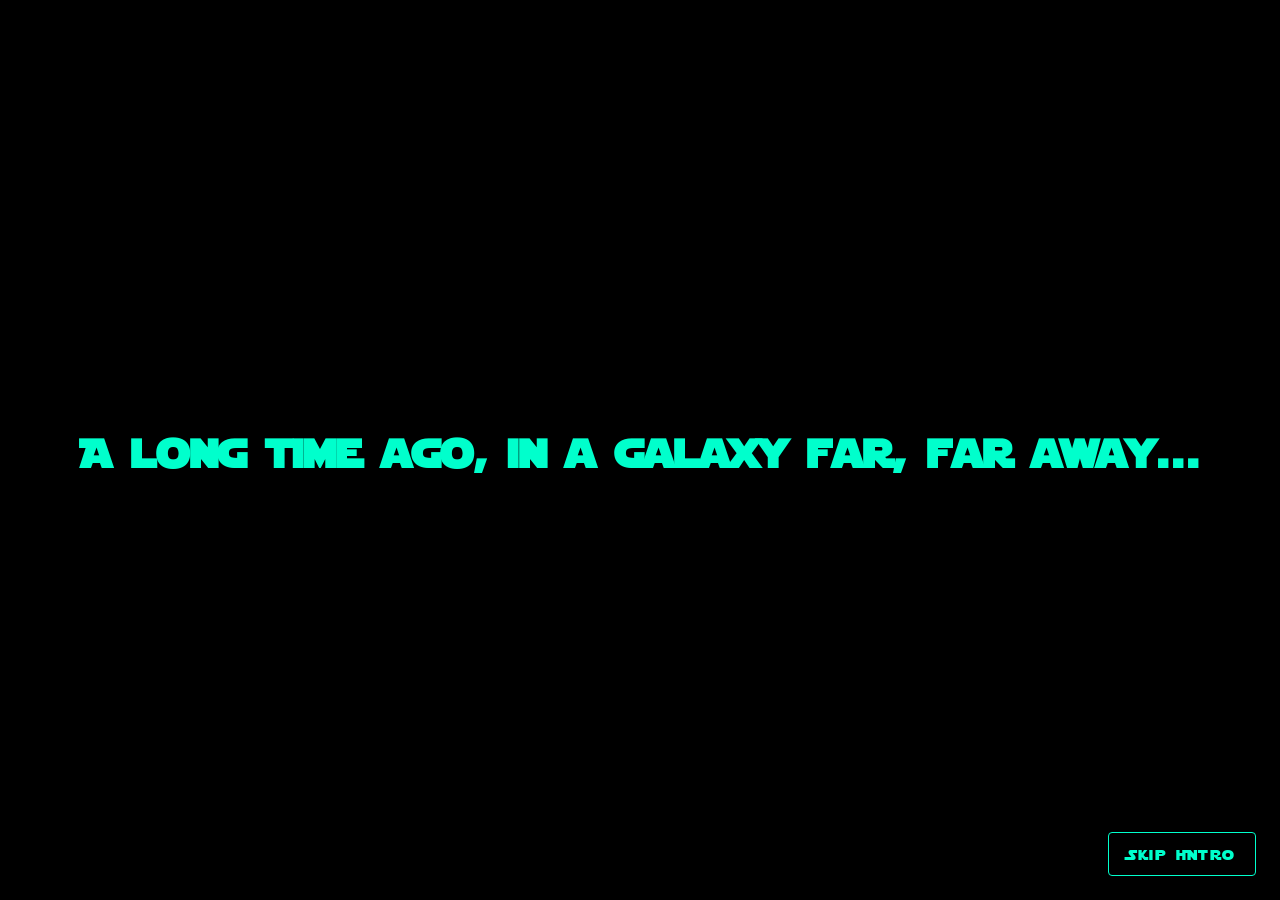
<file: index.html>
<!DOCTYPE html>
<html lang="eng">
<head>
    <meta charset="UTF-8">
    <meta name="viewport" content="width=device-width, initial-scale=1.0">
    <title>Intro</title>
    <link rel="stylesheet" href="style.css">
    <script src="script.js" defer></script>
</head>
<body>
    <canvas id="stars"></canvas>
    <button id="skipIntro" type="button">Skip Intro</button>
    <div class="Phase1">
        <h1 id="Phase1Title">A long time ago, in a galaxy far, far away...</h1>
    </div>

    <div class="Phase2">
        <h1 id="Phase2Title">STAR WARS</h1>
    </div>

    <div class="Phase3">
        <div class="crawl-wrapper">
            <div class="crawl">
                <h1>Episode I</h1>
                <h2>THE LAST SITH LORD</h2>
                <p>Welcome to the Portfolio of TheGeekedNerd — CS final year. Occasionally sleeps.</p>
                <br>
                <p>Off-screen: gaming, discovering new music, disappearing into movies and TV shows, nerding out over tech and gadgets, and getting lost in comics, anime, or solving some puzzles.</p>
                <br>
                <p>Browse around, explore the projects, and see what this nerd has been up to. May the dark side of the Force be with you. </p>
                <br>
                <p>Hopefully I will be able to persuade you to join the Dark Side!</p>
            </div>
        </div>
    </div>

</body>
</html>
</file>
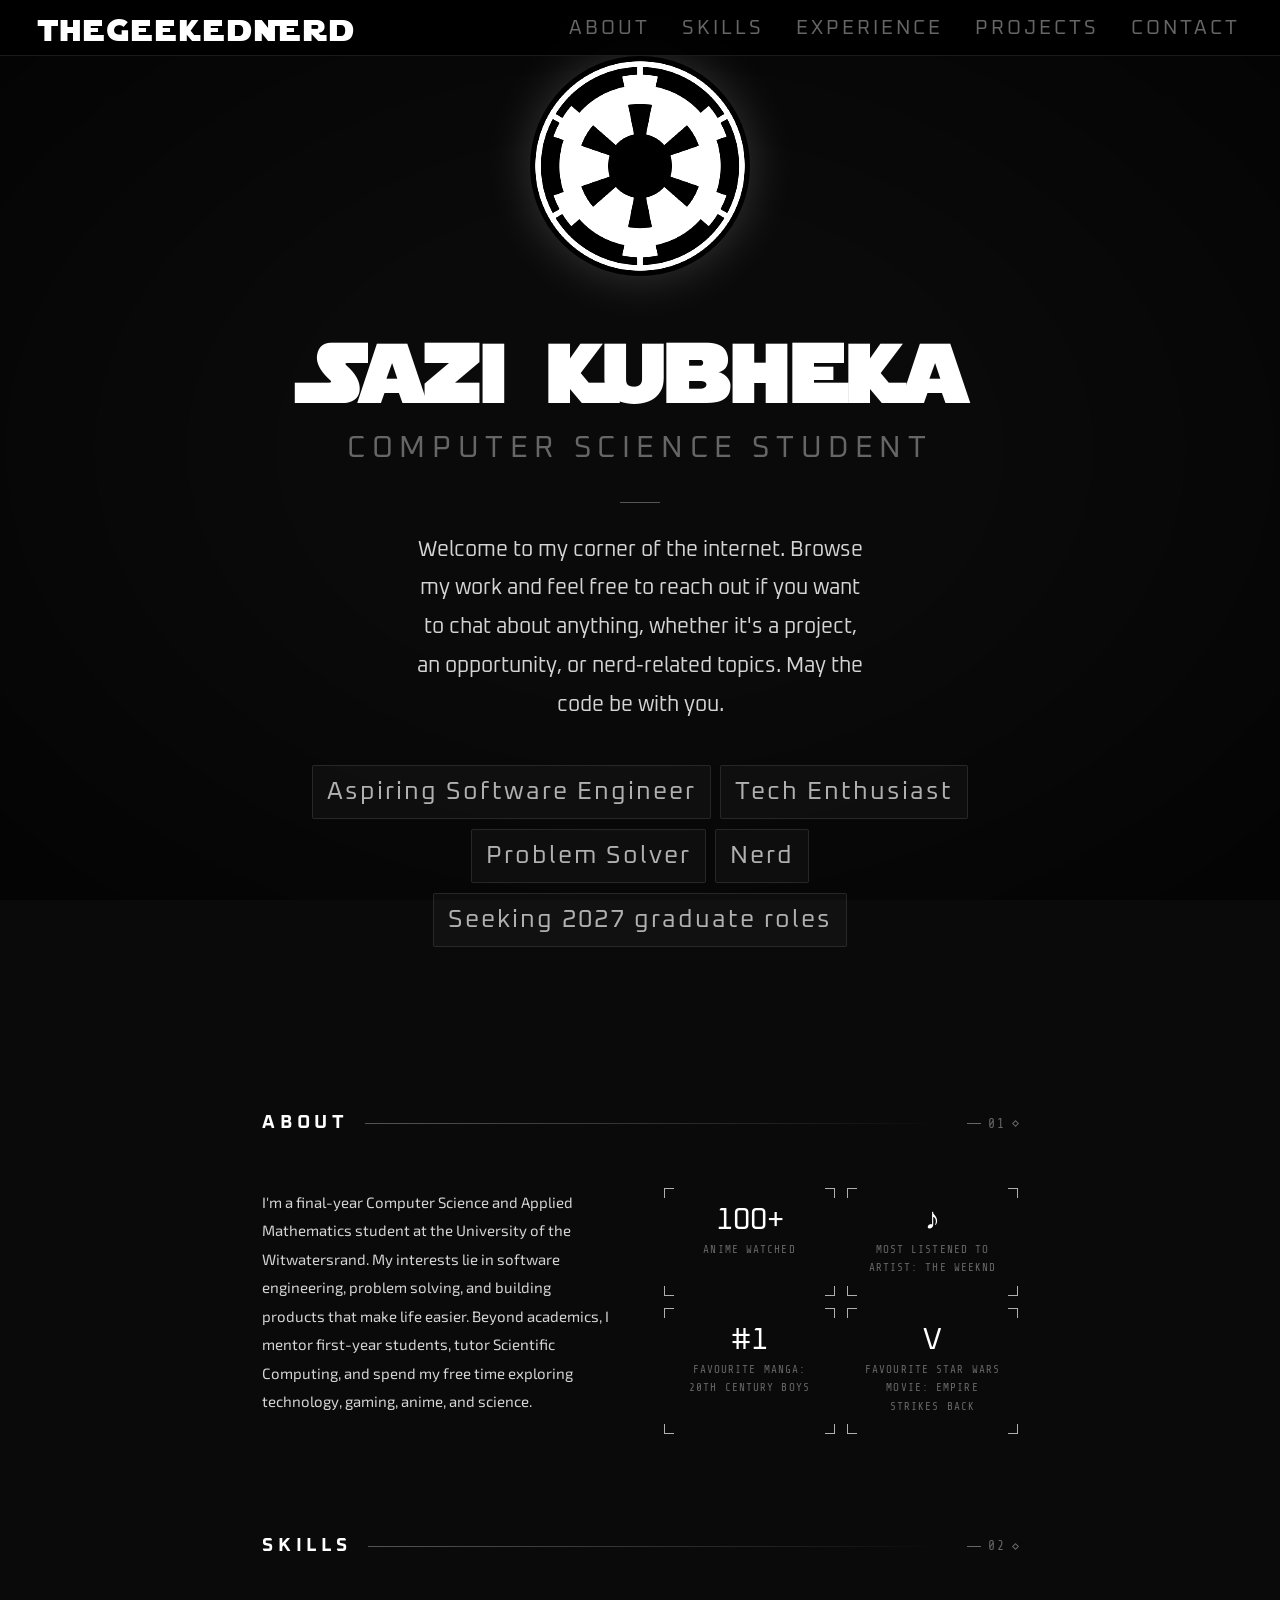
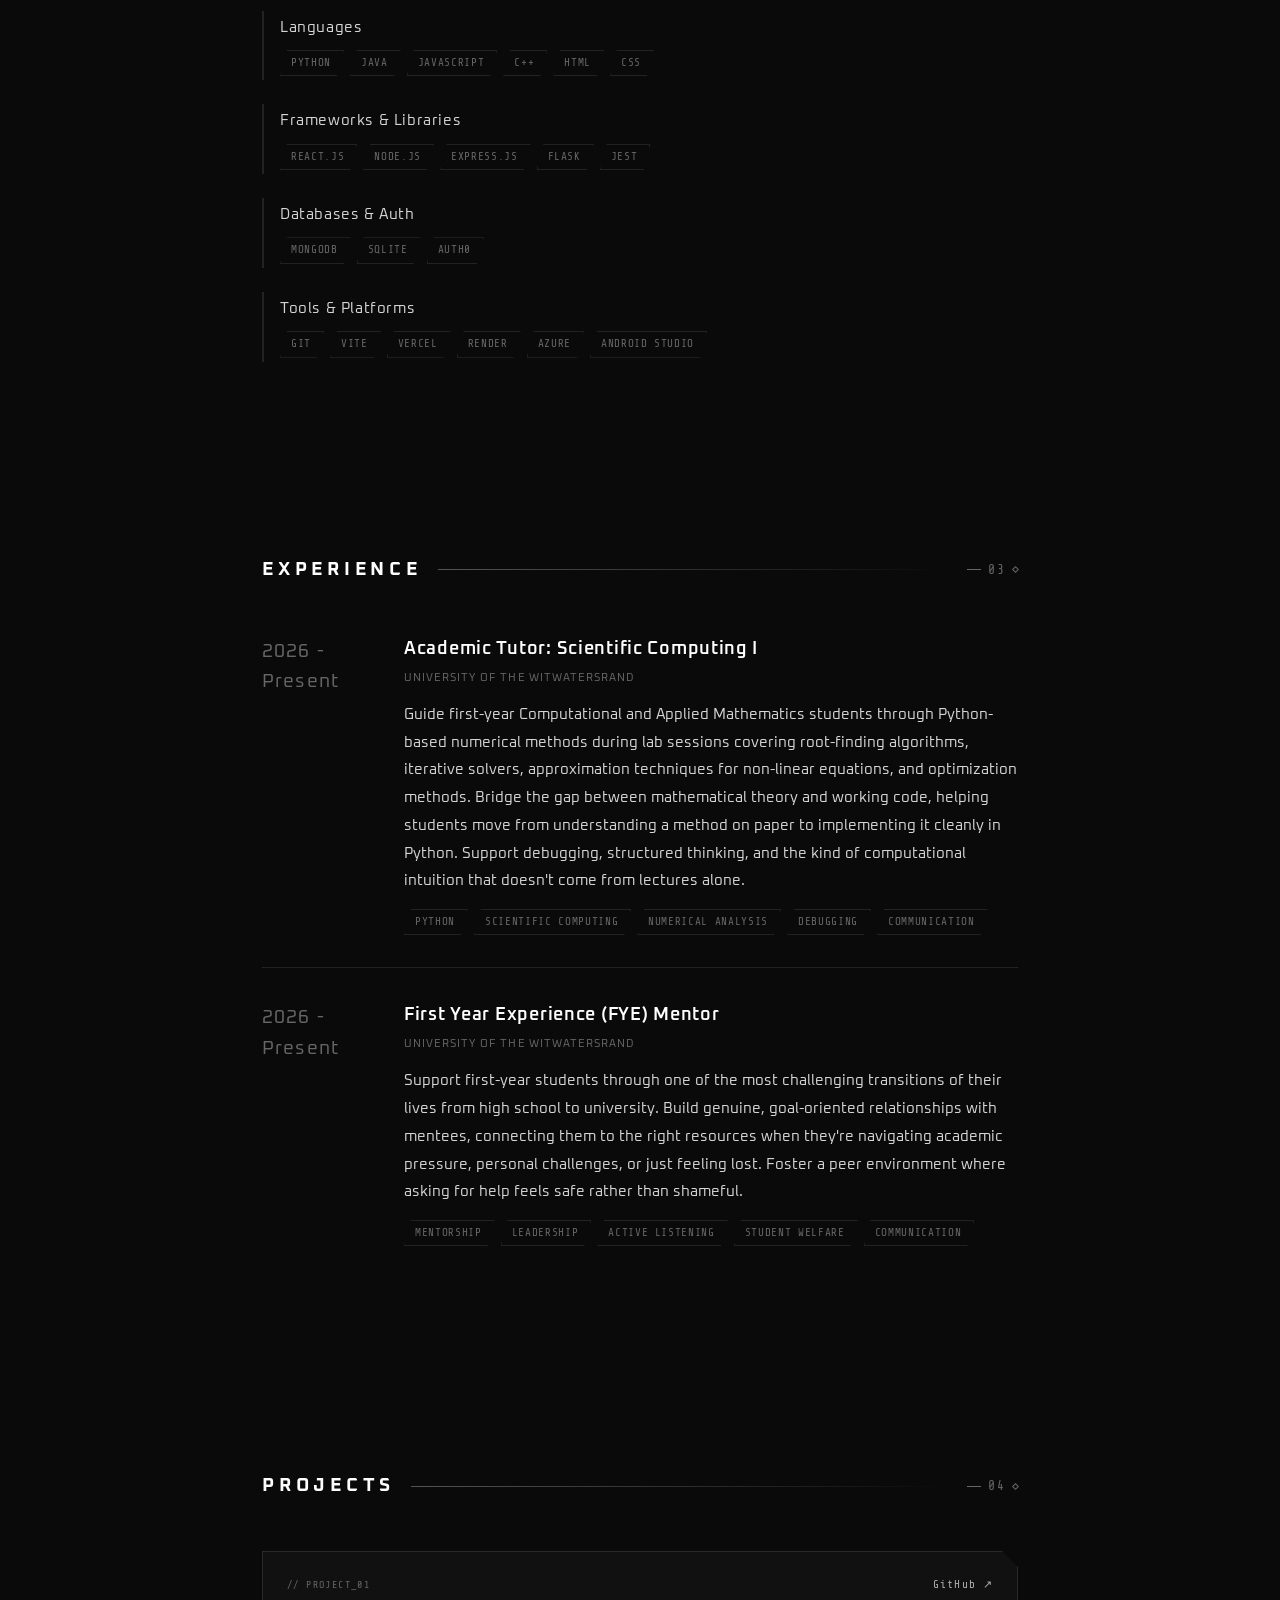
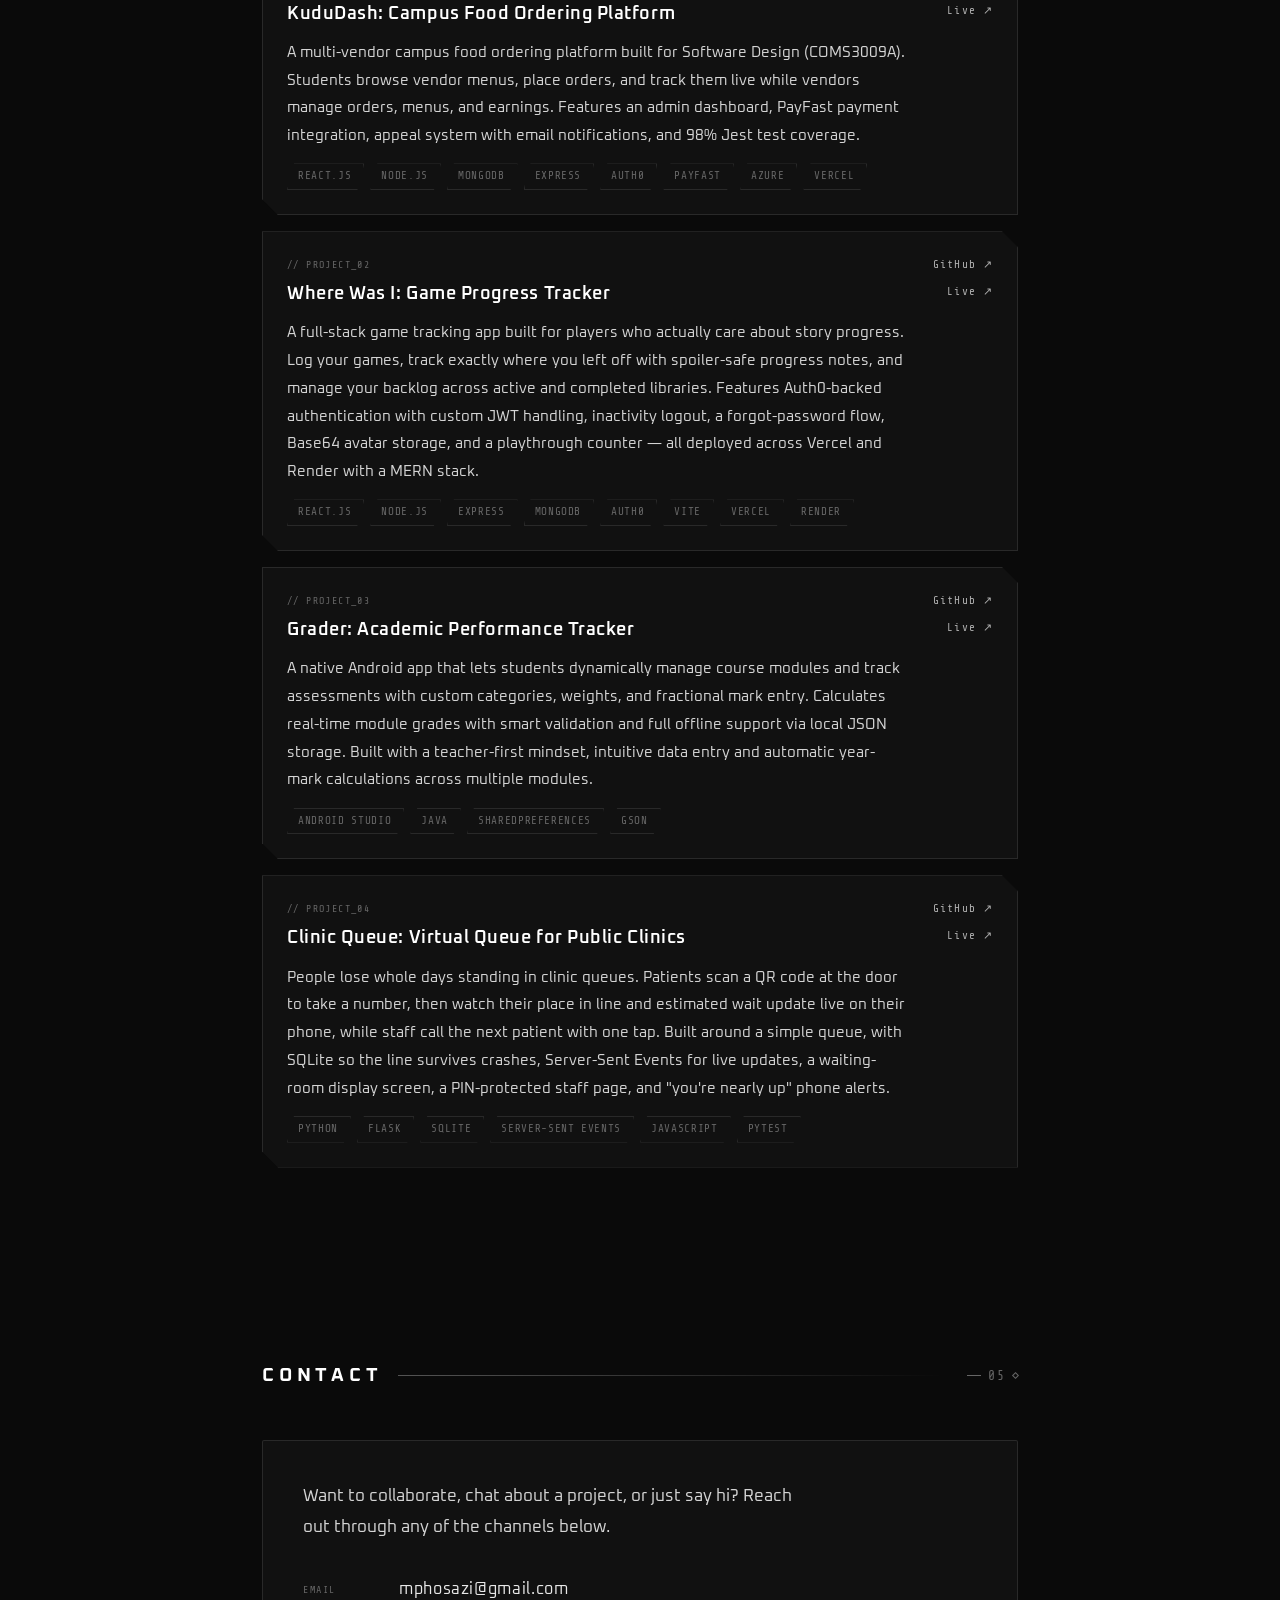
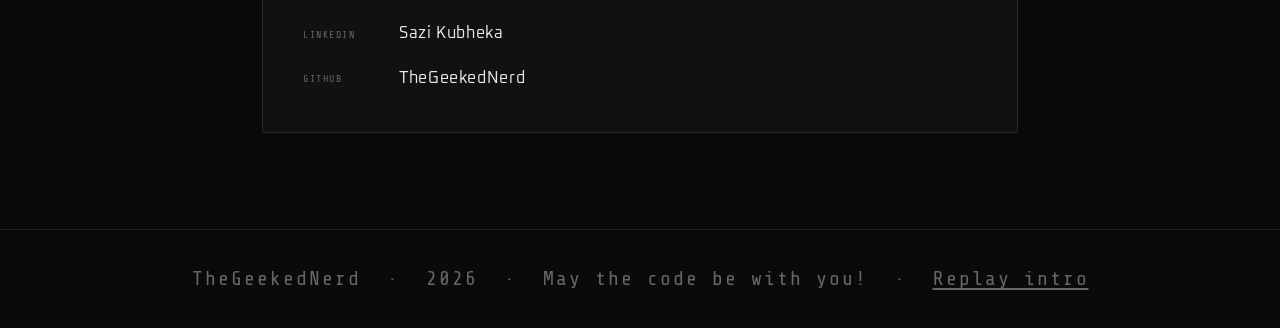
<file: intro.html>
<!DOCTYPE html>
<html lang="eng">
<head>
    <meta charset="UTF-8">
    <meta name="viewport" content="width=device-width, initial-scale=1.0">
    <title>Intro</title>
    <link rel="stylesheet" href="style.css">
    <script src="script.js" defer></script>
</head>
<body>
    <canvas id="stars"></canvas>
    <div class="Phase1">
        <h1 id="Phase1Title">A long time ago, in a galaxy far, far away...</h1>
    </div>

    <div class="Phase2">
        <h1 id="Phase2Title">STAR WARS</h1>
    </div>

    <div class="Phase3">
        <div class="crawl-wrapper">
            <div class="crawl">
                <h1>Episode I</h1>
                <h2>THE LAST SITH LORD</h2>
                <p>Welcome to the world of TheGeekedNerd — a CS final year student with a passion for building things that actually work and look good doing it.</p>
                <br>
                <p>When not debugging code at 2am, you'll find me gaming, discovering new music, binge-watching movies and TV shows, geeking out over the latest tech and gadgets, or getting lost in a good comic book, anime or some puzzles.</p>
                <br>
                <p>Browse around, explore the projects, and see what this nerd has been up to. May the Force be with you. </p>
                <br>
                <p>and come join the Dark Side!</p>
            </div>
        </div>
    </div>

</body>
</html>
</file>
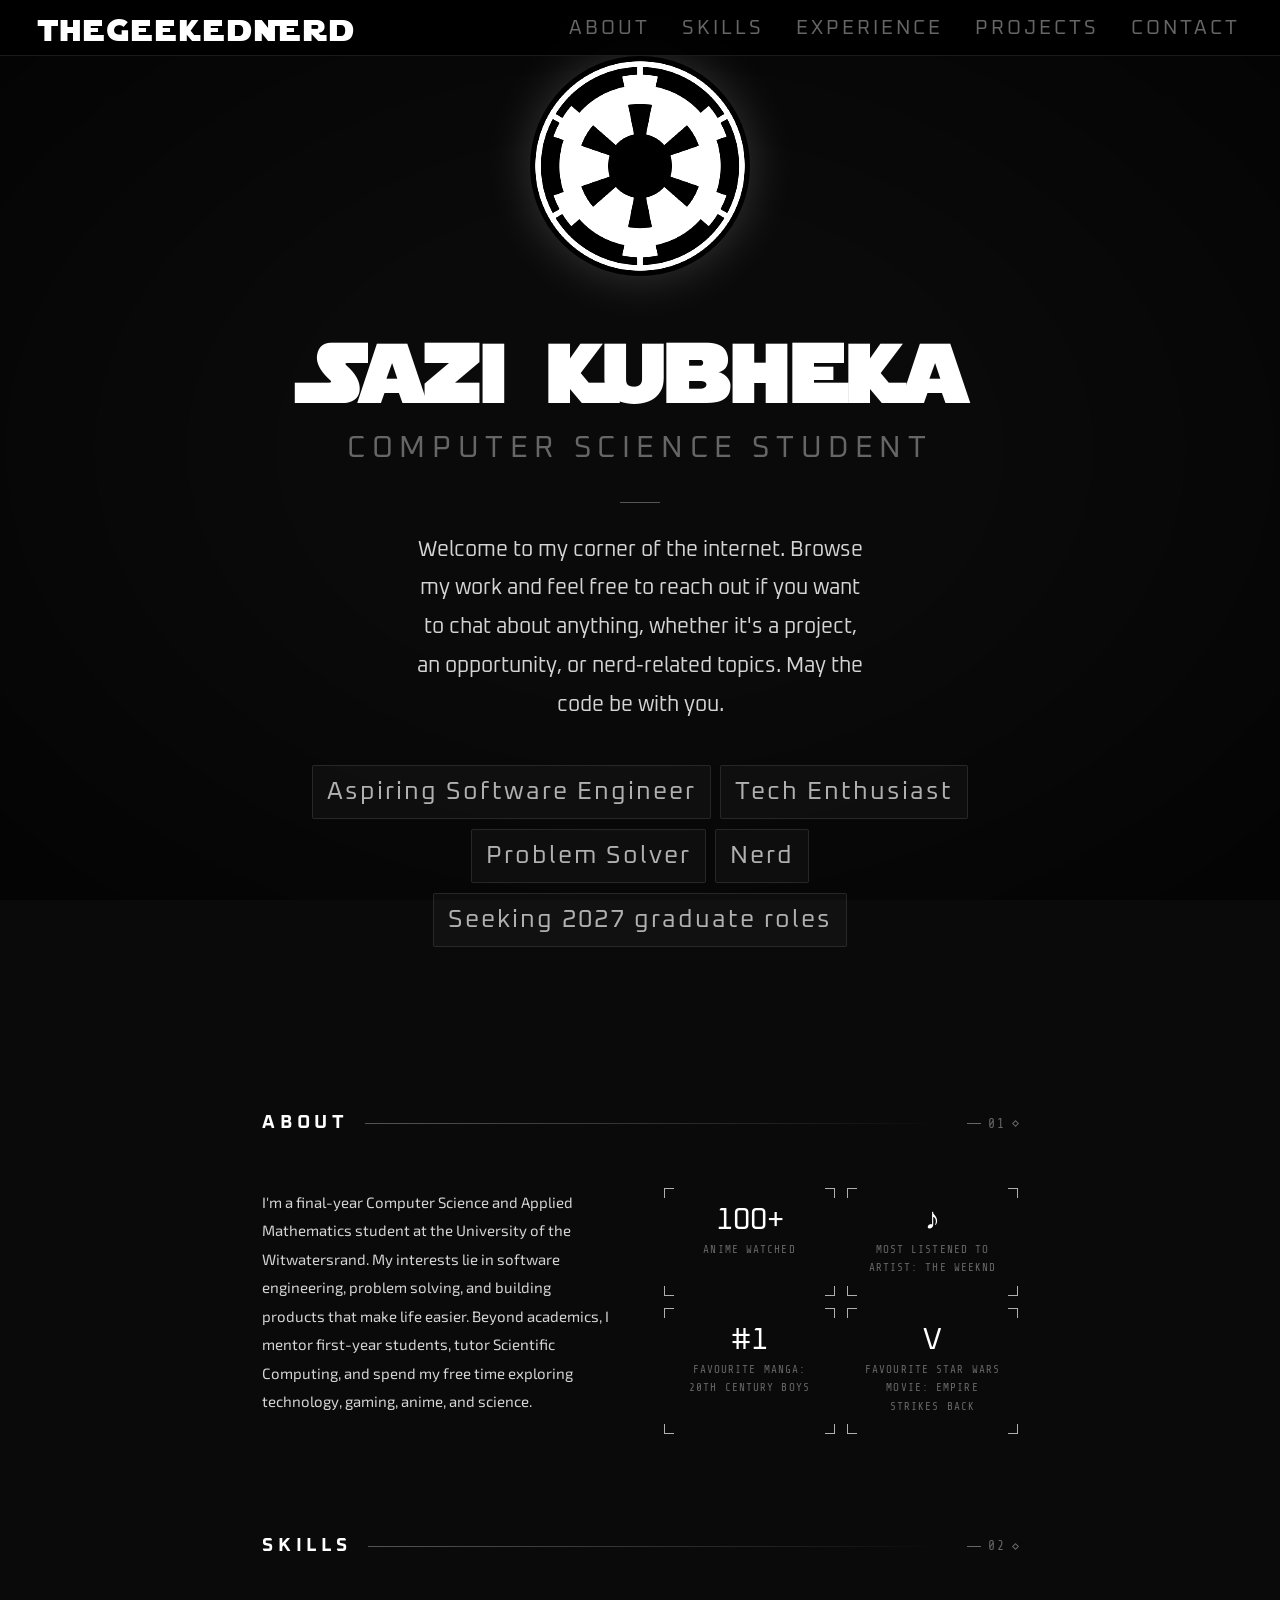
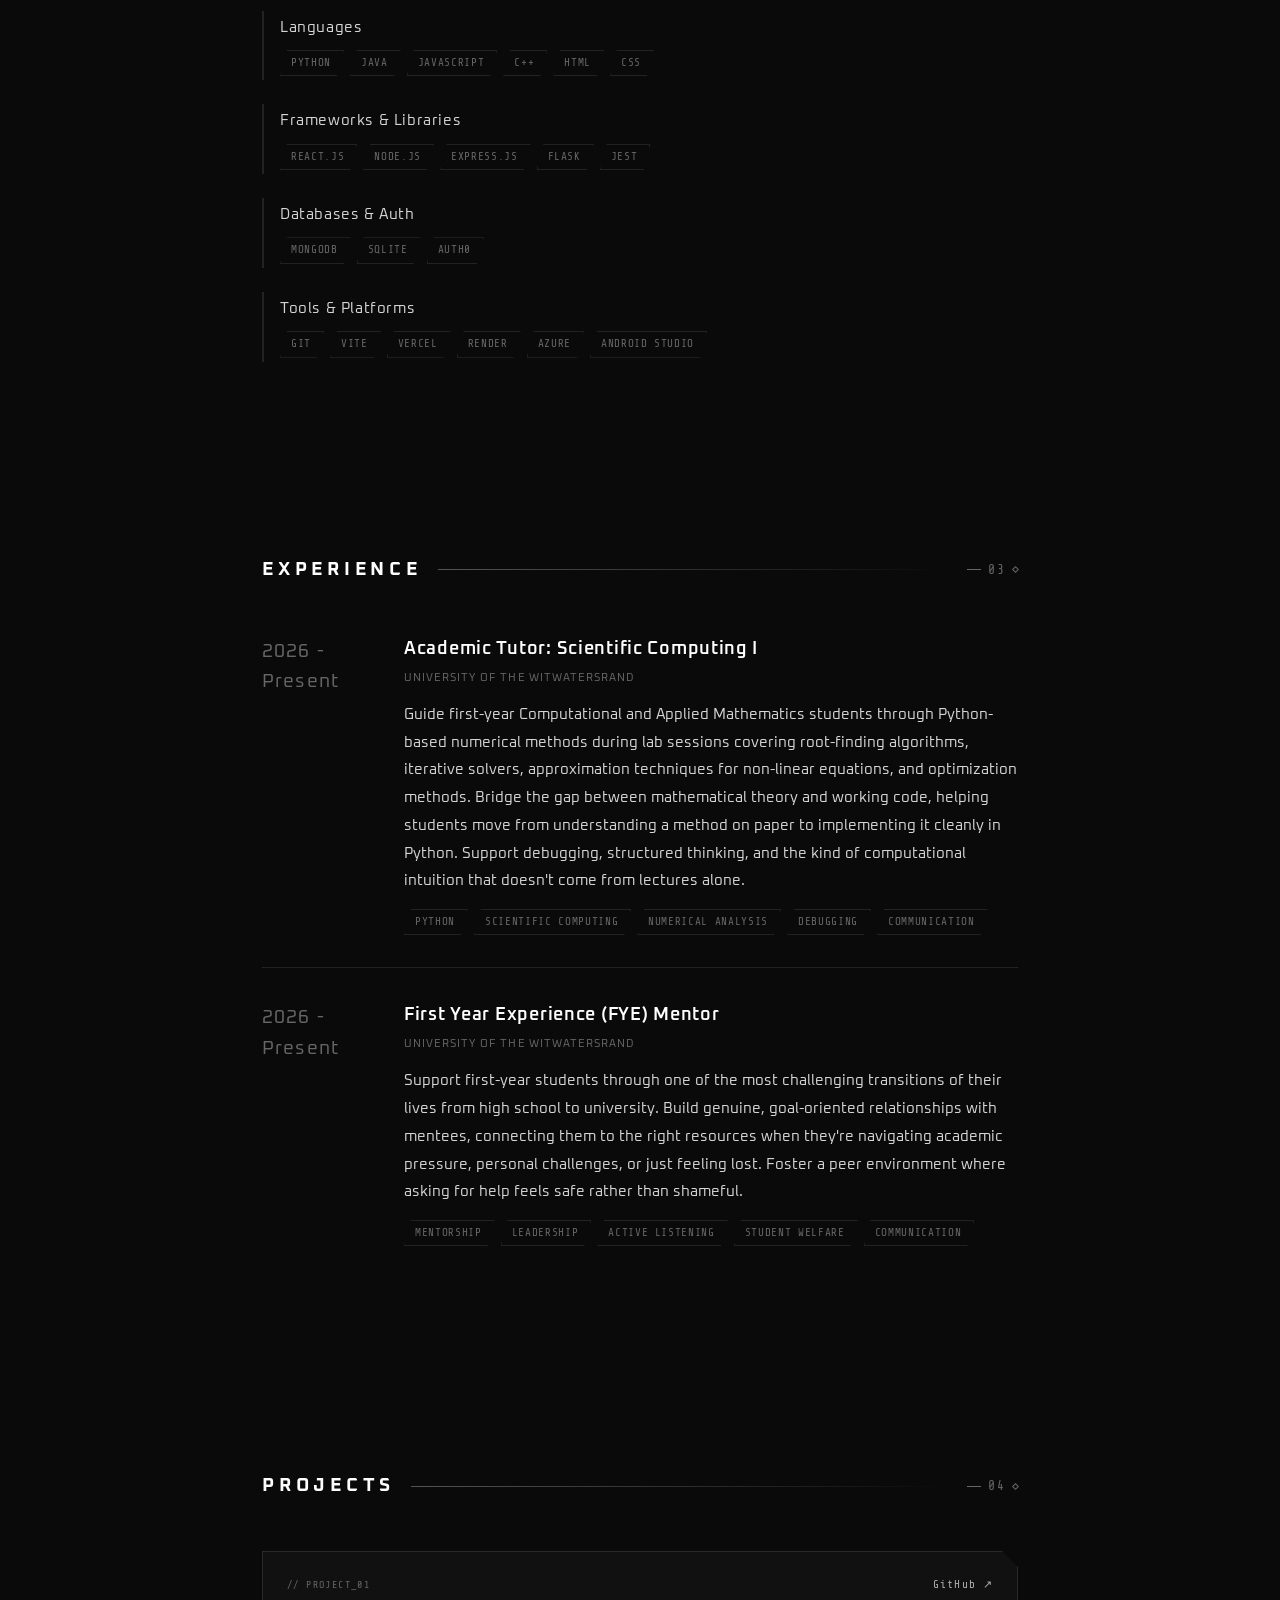
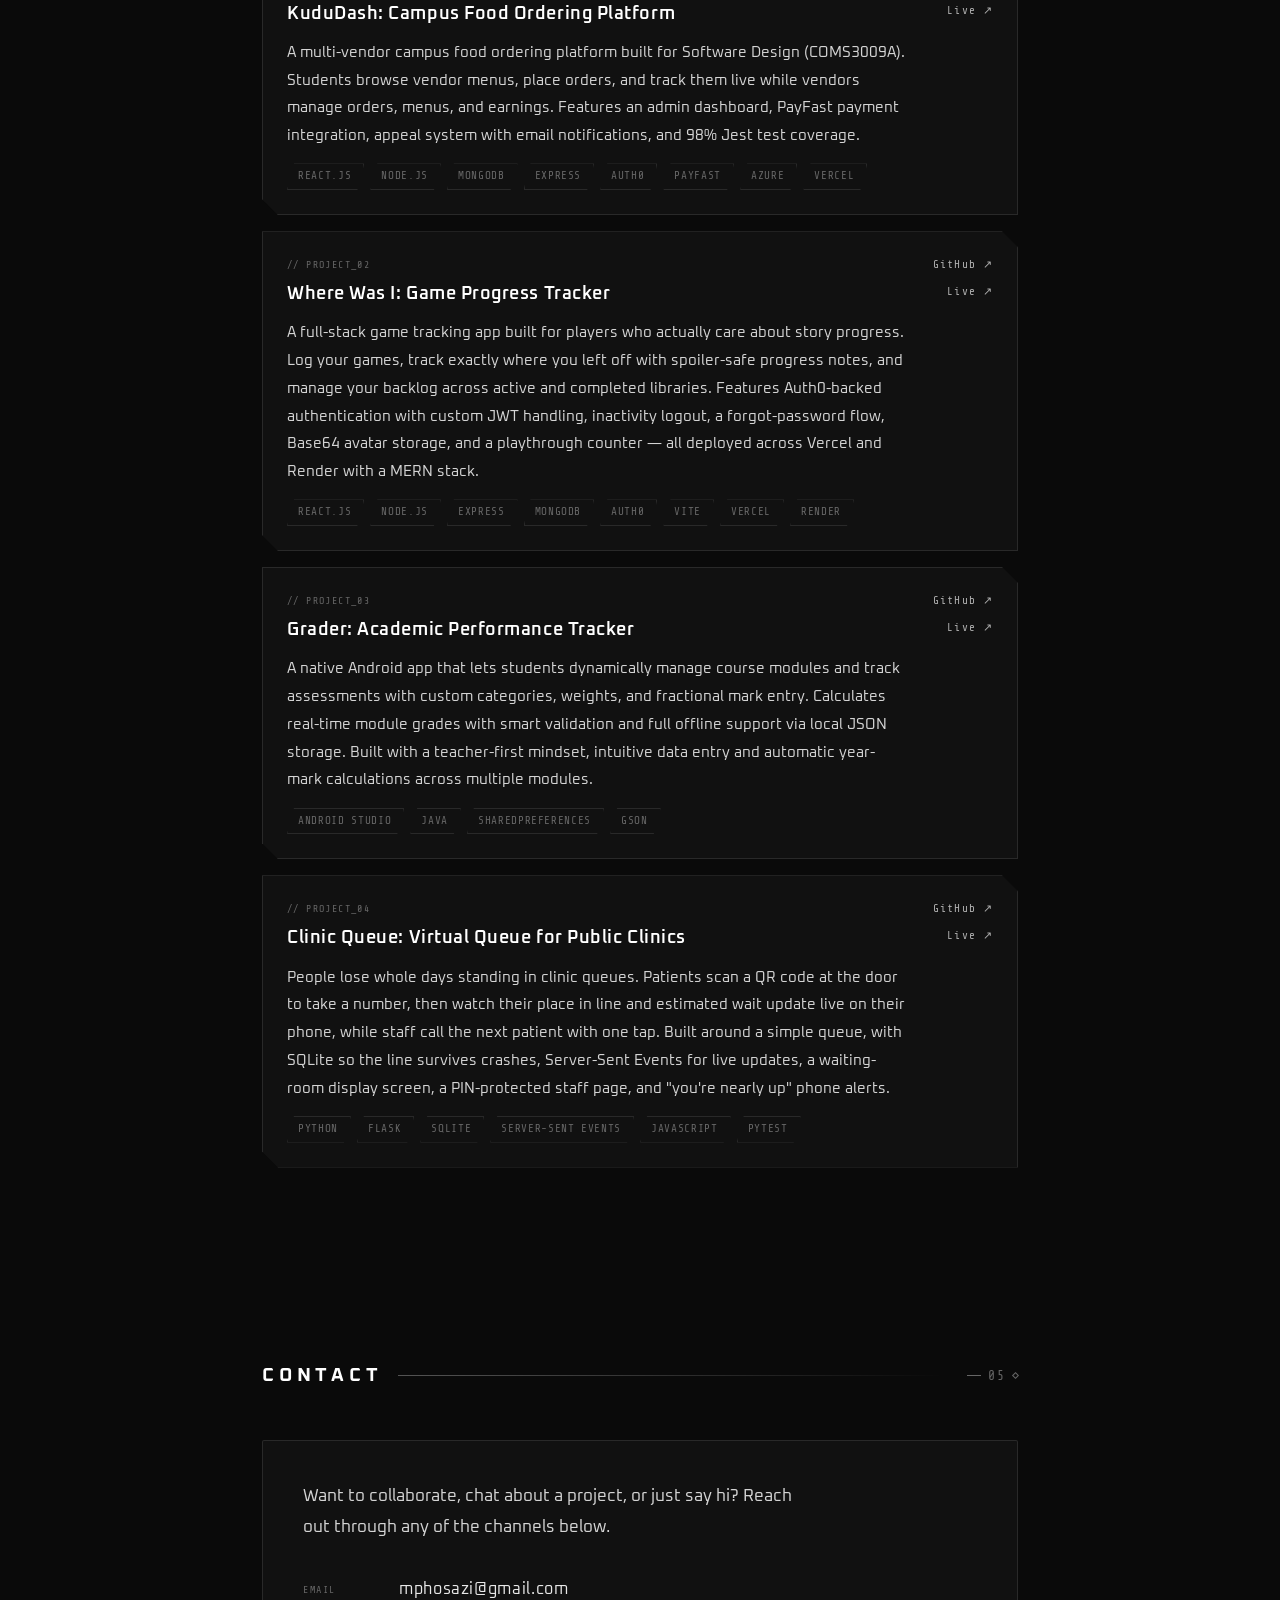
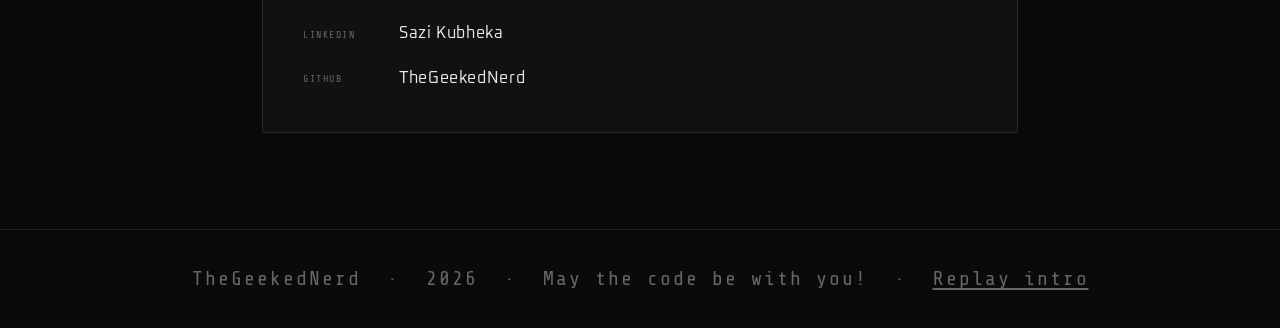
<file: portfolio.html>
<!DOCTYPE html>
<html lang="en">
<head>
  <meta charset="UTF-8">
  <meta name="viewport" content="width=device-width, initial-scale=1.0">
  <title>TheGeekedNerd's Portfolio</title>
  <meta name="description" content="Sazi Kubheka (TheGeekedNerd): final-year Computer Science &amp; Applied Mathematics student at Wits, seeking 2027 graduate software engineering roles.">
  <meta property="og:type" content="website">
  <meta property="og:title" content="Sazi Kubheka | TheGeekedNerd's Portfolio">
  <meta property="og:description" content="Final-year CS &amp; Applied Maths student at Wits. Projects, experience, and how to get in touch.">
  <meta property="og:url" content="https://thegeekednerd.github.io/TheGeekedNerd-s-Portfolio/portfolio.html">
  <meta property="og:image" content="https://thegeekednerd.github.io/TheGeekedNerd-s-Portfolio/logo.jpg">
  <meta name="twitter:card" content="summary">
  <link rel="icon" type="image/jpeg" href="logo.jpg">
  <link rel="stylesheet" href="portfolio.css">
</head>
<body>

  <!-- NAV -->
  <nav>
    <a href="#hero" class="nav-brand">TheGeekedNerd</a>
    <ul>
      <li><a href="#about">About</a></li>
      <li><a href="#skills">Skills</a></li>
      <li><a href="#experience">Experience</a></li>
      <li><a href="#projects">Projects</a></li>
      <li><a href="#contact">Contact</a></li>
    </ul>
  </nav>

  <div class="page">

    <!-- HERO -->
    <section id="hero">
      <div class="hero-logo">
        <img src="logo.jpg" alt="TheGeekedNerd logo" class="hero-logo-img"/>
      </div>
      <h1 class="hero-name">Sazi Kubheka</h1>
      <p class="hero-role">Computer Science Student</p>
      <div class="hero-divider"></div>
      <p class="hero-bio">
        Welcome to my corner of the internet. Browse my work and feel free to reach out
        if you want to chat about anything, whether it's a project, an opportunity, or
        nerd-related topics. May the code be with you.
      </p>
      <div class="hero-chips">
        <span class="chip">Aspiring Software Engineer</span>
        <span class="chip">Tech Enthusiast</span>
        <span class="chip">Problem Solver</span>
        <span class="chip">Nerd</span>
        <span class="chip">Seeking 2027 graduate roles</span>
      </div>
    </section>

    <!-- ABOUT -->
    <section id="about">
      <div class="section-heading">
        <h2>About</h2>
        <div class="heading-line"></div>
        <span class="heading-tag">01</span>
      </div>
      <div class="about-body">
        <div class="about-text">
          <p>
            I'm a final-year Computer Science and Applied Mathematics student at the University of the Witwatersrand. My interests lie in software engineering, problem solving, and building products that make life easier. Beyond academics, I mentor first-year students, tutor Scientific Computing, and spend my free time exploring technology, gaming, anime, and science.
          </p>
        </div>
        <div class="about-facts">
          <div class="fact-box">
            <span class="fb-corner fb-tl"></span><span class="fb-corner fb-tr"></span>
            <span class="fb-corner fb-bl"></span><span class="fb-corner fb-br"></span>
            <div class="fact-number">100+</div>
            <div class="fact-label">Anime watched</div>
          </div>
          <div class="fact-box">
            <span class="fb-corner fb-tl"></span><span class="fb-corner fb-tr"></span>
            <span class="fb-corner fb-bl"></span><span class="fb-corner fb-br"></span>
            <div class="fact-number">&#9834;</div>
            <div class="fact-label">Most listened to artist: The Weeknd</div>
          </div>
          <div class="fact-box">
            <span class="fb-corner fb-tl"></span><span class="fb-corner fb-tr"></span>
            <span class="fb-corner fb-bl"></span><span class="fb-corner fb-br"></span>
            <div class="fact-number">#1</div>
            <div class="fact-label">Favourite Manga: 20th Century Boys</div>
          </div>
          <div class="fact-box">
            <span class="fb-corner fb-tl"></span><span class="fb-corner fb-tr"></span>
            <span class="fb-corner fb-bl"></span><span class="fb-corner fb-br"></span>
            <div class="fact-number">V</div>
            <div class="fact-label">Favourite Star Wars movie: Empire Strikes Back</div>
          </div>
        </div>
      </div>
    </section>

    <!-- SKILLS -->
    <section id="skills" style="padding-top:0">
      <div class="section-heading">
        <h2>Skills</h2>
        <div class="heading-line"></div>
        <span class="heading-tag">02</span>
      </div>
      <div class="skills-groups">
        <div class="skill-group">
          <div class="skill-group-label">Languages</div>
          <div class="exp-tags">
            <span class="exp-tag">Python</span>
            <span class="exp-tag">Java</span>
            <span class="exp-tag">JavaScript</span>
            <span class="exp-tag">C++</span>
            <span class="exp-tag">HTML</span>
            <span class="exp-tag">CSS</span>
          </div>
        </div>
        <div class="skill-group">
          <div class="skill-group-label">Frameworks &amp; Libraries</div>
          <div class="exp-tags">
            <span class="exp-tag">React.js</span>
            <span class="exp-tag">Node.js</span>
            <span class="exp-tag">Express.js</span>
            <span class="exp-tag">Flask</span>
            <span class="exp-tag">Jest</span>
          </div>
        </div>
        <div class="skill-group">
          <div class="skill-group-label">Databases &amp; Auth</div>
          <div class="exp-tags">
            <span class="exp-tag">MongoDB</span>
            <span class="exp-tag">SQLite</span>
            <span class="exp-tag">Auth0</span>
          </div>
        </div>
        <div class="skill-group">
          <div class="skill-group-label">Tools &amp; Platforms</div>
          <div class="exp-tags">
            <span class="exp-tag">Git</span>
            <span class="exp-tag">Vite</span>
            <span class="exp-tag">Vercel</span>
            <span class="exp-tag">Render</span>
            <span class="exp-tag">Azure</span>
            <span class="exp-tag">Android Studio</span>
          </div>
        </div>
      </div>
    </section>

    <!-- EXPERIENCE -->
    <section id="experience">
      <div class="section-heading">
        <h2>Experience</h2>
        <div class="heading-line"></div>
        <span class="heading-tag">03</span>
      </div>
      <div class="exp-list">

        <div class="exp-item">
          <div class="exp-date">2026 -<br>Present</div>
          <div>
            <div class="exp-role">Academic Tutor: Scientific Computing I</div>
            <div class="exp-company">University of the Witwatersrand</div>
            <div class="exp-desc">
              Guide first-year Computational and Applied Mathematics students through Python-based
              numerical methods during lab sessions covering root-finding algorithms, iterative solvers,
              approximation techniques for non-linear equations, and optimization methods. Bridge the gap
              between mathematical theory and working code, helping students move from understanding a
              method on paper to implementing it cleanly in Python. Support debugging, structured thinking,
              and the kind of computational intuition that doesn't come from lectures alone.
            </div>
            <div class="exp-tags">
              <span class="exp-tag">Python</span>
              <span class="exp-tag">Scientific Computing</span>
              <span class="exp-tag">Numerical Analysis</span>
              <span class="exp-tag">Debugging</span>
              <span class="exp-tag">Communication</span>
            </div>
          </div>
        </div>

        <div class="exp-item">
          <div class="exp-date">2026 -<br>Present</div>
          <div>
            <div class="exp-role">First Year Experience (FYE) Mentor</div>
            <div class="exp-company">University of the Witwatersrand</div>
            <div class="exp-desc">
              Support first-year students through one of the most challenging transitions of their lives
              from high school to university. Build genuine, goal-oriented relationships with mentees,
              connecting them to the right resources when they're navigating academic pressure, personal
              challenges, or just feeling lost. Foster a peer environment where asking for help feels safe
              rather than shameful.
            </div>
            <div class="exp-tags">
              <span class="exp-tag">Mentorship</span>
              <span class="exp-tag">Leadership</span>
              <span class="exp-tag">Active Listening</span>
              <span class="exp-tag">Student Welfare</span>
              <span class="exp-tag">Communication</span>
            </div>
          </div>
        </div>

      </div>
    </section>

    <!-- PROJECTS -->
    <section id="projects">
      <div class="section-heading">
        <h2>Projects</h2>
        <div class="heading-line"></div>
        <span class="heading-tag">04</span>
      </div>
      <div class="projects-list">

        <div class="project-card">
          <div class="project-card-inner">
            <div class="project-id">// Project_01</div>
            <div class="project-name">KuduDash: Campus Food Ordering Platform</div>
            <div class="project-desc">
              A multi-vendor campus food ordering platform built for Software Design (COMS3009A).
              Students browse vendor menus, place orders, and track them live while vendors manage
              orders, menus, and earnings. Features an admin dashboard, PayFast payment integration,
              appeal system with email notifications, and 98% Jest test coverage.
            </div>
            <div class="exp-tags">
              <span class="exp-tag">React.js</span>
              <span class="exp-tag">Node.js</span>
              <span class="exp-tag">MongoDB</span>
              <span class="exp-tag">Express</span>
              <span class="exp-tag">Auth0</span>
              <span class="exp-tag">PayFast</span>
              <span class="exp-tag">Azure</span>
              <span class="exp-tag">Vercel</span>
            </div>
          </div>
          <div class="project-links">
            <a href="https://github.com/Krazy5ive/KuduDash" target="_blank" class="project-link">GitHub ↗</a>
            <a href="https://kudu-dash.vercel.app" target="_blank" class="project-link">Live ↗</a>
          </div>
        </div>

        <div class="project-card">
          <div class="project-card-inner">
            <div class="project-id">// Project_02</div>
            <div class="project-name">Where Was I: Game Progress Tracker</div>
            <div class="project-desc">
              A full-stack game tracking app built for players who actually care about story progress.
              Log your games, track exactly where you left off with spoiler-safe progress notes, and
              manage your backlog across active and completed libraries. Features Auth0-backed
              authentication with custom JWT handling, inactivity logout, a forgot-password flow,
              Base64 avatar storage, and a playthrough counter — all deployed across Vercel and Render
              with a MERN stack.
            </div>
            <div class="exp-tags">
              <span class="exp-tag">React.js</span>
              <span class="exp-tag">Node.js</span>
              <span class="exp-tag">Express</span>
              <span class="exp-tag">MongoDB</span>
              <span class="exp-tag">Auth0</span>
              <span class="exp-tag">Vite</span>
              <span class="exp-tag">Vercel</span>
              <span class="exp-tag">Render</span>
            </div>
          </div>
          <div class="project-links">
            <a href="https://github.com/TheGeekedNerd/Where-Was-I" target="_blank" class="project-link">GitHub ↗</a>
            <a href="https://wherewasi1.vercel.app/" target="_blank" class="project-link">Live ↗</a>
          </div>
        </div>

        <div class="project-card">
          <div class="project-card-inner">
            <div class="project-id">// Project_03</div>
            <div class="project-name">Grader: Academic Performance Tracker</div>
            <div class="project-desc">
              A native Android app that lets students dynamically manage course modules and track
              assessments with custom categories, weights, and fractional mark entry. Calculates
              real-time module grades with smart validation and full offline support via local JSON storage.
              Built with a teacher-first mindset, intuitive data entry and automatic year-mark calculations
              across multiple modules.
            </div>
            <div class="exp-tags">
              <span class="exp-tag">Android Studio</span>
              <span class="exp-tag">Java</span>
              <span class="exp-tag">SharedPreferences</span>
              <span class="exp-tag">Gson</span>
            </div>
          </div>
          <div class="project-links">
            <a href="https://github.com/TheGeekedNerd/Grader" target="_blank" class="project-link">GitHub ↗</a>
            <a href="https://appetize.io/embed/b_mig7s77fhfdkj43o7527lgtzfm" target="_blank" class="project-link">Live ↗</a>
          </div>
        </div>

        <div class="project-card">
          <div class="project-card-inner">
            <div class="project-id">// Project_04</div>
            <div class="project-name">Clinic Queue: Virtual Queue for Public Clinics</div>
            <div class="project-desc">
              People lose whole days standing in clinic queues. Patients scan a QR code at the door to take
              a number, then watch their place in line and estimated wait update live on their phone, while
              staff call the next patient with one tap. Built around a simple queue, with SQLite so the line
              survives crashes, Server-Sent Events for live updates, a waiting-room display screen, a
              PIN-protected staff page, and "you're nearly up" phone alerts.
            </div>
            <div class="exp-tags">
              <span class="exp-tag">Python</span>
              <span class="exp-tag">Flask</span>
              <span class="exp-tag">SQLite</span>
              <span class="exp-tag">Server-Sent Events</span>
              <span class="exp-tag">JavaScript</span>
              <span class="exp-tag">pytest</span>
            </div>
          </div>
          <div class="project-links">
            <a href="https://github.com/TheGeekedNerd/Clinic-Queue" target="_blank" class="project-link">GitHub ↗</a>
            <a href="https://clinic-queue-y9y1.onrender.com" target="_blank" class="project-link">Live ↗</a>
          </div>
        </div>

      </div>
    </section>

    <!-- CONTACT -->
    <section id="contact">
      <div class="section-heading">
        <h2>Contact</h2>
        <div class="heading-line"></div>
        <span class="heading-tag">05</span>
      </div>
      <div class="contact-card">
        <p class="contact-intro">
          Want to collaborate, chat about a project, or just say hi?
          Reach out through any of the channels below.
        </p>
        <div class="contact-rows">
          <div class="contact-row">
            <span class="contact-label">Email</span>
            <a href="mailto:mphosazi@gmail.com" class="contact-value">mphosazi@gmail.com</a>
          </div>
          <div class="contact-row">
            <span class="contact-label">LinkedIn</span>
            <a href="https://www.linkedin.com/in/sazi-k" target="_blank" class="contact-value">Sazi Kubheka</a>
          </div>
          <div class="contact-row">
            <span class="contact-label">GitHub</span>
            <a href="https://github.com/TheGeekedNerd" target="_blank" class="contact-value">TheGeekedNerd</a>
          </div>
        </div>
      </div>
    </section>

  </div>

  <!-- FOOTER -->
  <footer>
    <p>TheGeekedNerd &nbsp;·&nbsp; <span id="footer-year"></span> &nbsp;·&nbsp; May the code be with you! &nbsp;·&nbsp; <a href="index.html?replay" class="footer-link">Replay intro</a></p>
  </footer>

  <script src="portfolio.js"></script>
</body>
</html>
</file>
<file: style.css>
@font-face {
    font-family: "DeathStar";
    src: url("Starjedi.ttf") format("truetype");
}
@keyframes scaleDown {
    from { transform: scale(12); }
    to   { transform: scale(0); }
}
@keyframes crawl {
    0%   { transform: rotateX(20deg) translateY(0); }
    100% { transform: rotateX(20deg) translateY(-500%); }
}
body {
    background-color: black;
    height: 100vh;
    margin: 0;
    overflow: hidden;
}
p{
    text-align: center;
}
.Phase1, .Phase2, .Phase3 {
    position: fixed;
    top: 0;
    left: 0;
    width: 100%;
    height: 100%;
    display: flex;
    justify-content: center;
    align-items: center;
}
.Phase1 {
    opacity: 1;
    transition: opacity 1.5s ease;
}
.Phase2 {
    opacity: 0;
    transition: opacity 1.5s ease;
}
.Phase3 {
    opacity: 0;
    transition: opacity 1.5s ease;
}
.crawl-wrapper {
    position: absolute;
    top: 0;
    left: 0;
    width: 100%;
    height: 100%;
    perspective: 250px;
    perspective-origin: 50% 50%;
    overflow: hidden;
}
.crawl-wrapper::after {
    content: '';
    position: absolute;
    top: 0;
    left: 0;
    width: 100%;
    height: 52%;
    background: linear-gradient(to bottom, black 55%, transparent 100%);
    pointer-events: none;
    z-index: 10;
}
.crawl {
    position: absolute;
    top: 100%;
    width: 60%;
    left: 20%;
    text-align: justify;
    color: white;
    transform-origin: 50% 0%;
    font-family: serif georgia;
}
.crawl h1 {
    text-align: center;
    font-size: 2.4em;
    margin-bottom: 0.3em;
}
.crawl h2 {
    text-align: center;
    font-size: 1.9em;
    margin-bottom: 0.8em;
}
.crawl p {
    font-size: 1.6em;
    line-height: 2;
}
#Phase1Title {
    font-family: "DeathStar", Arial, sans-serif;
    color: #00ffcc;
    text-align: center;
    padding: 0 20px;
    font-size: 40px;
}
#Phase2Title {
    font-family: "DeathStar", Arial, sans-serif;
    color: white;
    font-size: 80px;
}

/* Stars canvas — behind everything, invisible during Phase 1 */
#stars {
    position: fixed;
    top: 0;
    left: 0;
    width: 100%;
    height: 100%;
    z-index: -1;
    opacity: 0;
    transition: opacity 1.5s ease;
}
#skipIntro {
    position: fixed;
    bottom: 1.5rem;
    right: 1.5rem;
    z-index: 10000;
    padding: 0.6rem 1.2rem;
    font-family: "DeathStar", Arial, sans-serif;
    font-size: 0.9rem;
    letter-spacing: 0.1em;
    color: #00ffcc;
    background: rgba(0, 0, 0, 0.6);
    border: 1px solid #00ffcc;
    border-radius: 4px;
    cursor: pointer;
    transition: background 0.3s ease, color 0.3s ease;
}
#skipIntro:hover,
#skipIntro:focus-visible {
    background: #00ffcc;
    color: black;
}
</file>
<file: portfolio.css>
@import url('https://fonts.googleapis.com/css2?family=Exo+2:wght@300;400;600;700&family=Share+Tech+Mono&display=swap');
@import url('https://fonts.googleapis.com/css2?family=Oxanium:wght@400;600&family=Exo+2:wght@300;400;600;700&family=Share+Tech+Mono&display=swap');

@font-face {
  font-family: "DeathStar";
  src: url("Starjedi.ttf") format("truetype");
}
@font-face {
  font-family: "DeathStar2";
  src: url("STJEDISE.TTF") format("truetype");
}

:root {
  --white: #ffffff;
  --off-white: #e8e8e8;
  --light-gray: #b0b0b0;
  --mid-gray: #555555;
  --dark-gray: #1a1a1a;
  --black: #000000;
  --bg: #0a0a0a;
  --bg-card: #111111;
  --bg-card-hover: #181818;
  --border: rgba(255, 255, 255, 0.1);
  --border-hover: rgba(255, 255, 255, 0.3);
  --text: #d4d4d4;
  --text-dim: #666666;
}

*, *::before, *::after {
  box-sizing: border-box;
  margin: 0;
  padding: 0;
}

html { scroll-behavior: smooth; }

body {
  background: var(--bg);
  color: var(--text);
  font-family: 'Exo 2', sans-serif;
  font-size: 15px;
  line-height: 1.7;
  overflow-x: hidden;
}

/* VIGNETTE */
body::before {
  content: '';
  position: fixed;
  inset: 0;
  background: radial-gradient(ellipse at center, transparent 40%, rgba(0,0,0,0.6) 100%);
  pointer-events: none;
  z-index: 0;
}

/* LOGO IMAGES */
.nav-logo-img {
  width: 26px; height: 26px;
  border-radius: 50%;
  object-fit: cover;
  filter: grayscale(1) brightness(1.4) contrast(1.2);
  flex-shrink: 0;
  opacity: 0.9;
}

.hero-logo-img {
  width: 96px; height: 96px;
  border-radius: 50%;
  object-fit: cover;
  filter: grayscale(1) brightness(1.3) contrast(1.15) drop-shadow(0 0 24px rgba(255,255,255,0.18));
}

.footer-logo-img {
  width: 20px; height: 20px;
  border-radius: 50%;
  object-fit: cover;
  filter: grayscale(1) brightness(1.2);
  opacity: 0.4;
}

/* NAV */
nav {
  position: fixed;
  top: 0; left: 0; right: 0;
  z-index: 200;
  height: 56px;
  background: rgba(0,0,0,0.88);
  backdrop-filter: blur(10px);
  border-bottom: 1px solid var(--border);
  display: flex;
  align-items: center;
  justify-content: space-between;
  padding: 0 2.5rem;
}

.nav-brand {
  font-family: 'DeathStar', sans-serif;
  font-size: 30px;
  color: var(--white);
  letter-spacing: 0.12em;
  text-decoration: none;
}

nav ul {
  list-style: none;
  display: flex;
  gap: 2rem;
}

nav ul a {
  text-decoration: none;
  font-family: 'Oxanium', sans-serif;
  font-size: 20px;
  color: var(--text-dim);
  letter-spacing: 0.15em;
  text-transform: uppercase;
  transition: color 0.2s;
  position: relative;
  padding-bottom: 2px;
}

nav ul a::after {
  content: '';
  position: absolute;
  bottom: 0; left: 0;
  width: 0; height: 1px;
  background: var(--white);
  transition: width 0.25s;
}

nav ul a:hover { animation: glitch 0.3s steps(2) infinite; }
@keyframes glitch {
  0%   { text-shadow: 2px 0 #fff, -2px 0 #666; transform: translateX(1px); }
  50%  { text-shadow: -2px 0 #fff, 2px 0 #666; transform: translateX(-1px); }
  100% { text-shadow: none; transform: translateX(0); }
}

/* PAGE WRAPPER */
.page { position: relative; z-index: 1; }

/* SECTION BASE */
section {
  max-width: 820px;
  margin: 0 auto;
  padding: 6rem 2rem;
}

.section-heading {
  display: flex;
  align-items: center;
  gap: 1rem;
  margin-bottom: 3rem;
}

.section-heading h2 {
  font-family: 'Oxanium', sans-serif;
  font-size: 19px;
  color: var(--white);
  letter-spacing: 0.25em;
  text-transform: uppercase;
  white-space: nowrap;
}

.heading-line {
  flex: 1;
  height: 1px;
  background: linear-gradient(to right, var(--border-hover), transparent);
}

/* Section number tag - panel ID style, no full box */
.heading-tag {
  font-family: 'Share Tech Mono', monospace;
  font-size: 13px;
  color: var(--text-dim);
  letter-spacing: 0.15em;
  display: inline-flex;
  align-items: center;
  gap: 7px;
}

.heading-tag::before {
  content: '';
  display: inline-block;
  width: 14px;
  height: 1px;
  background: var(--text-dim);
}

.heading-tag::after {
  content: '';
  display: inline-block;
  width: 5px;
  height: 5px;
  border: 1px solid var(--text-dim);
  transform: rotate(45deg);
}

/* HERO */
#hero {
  min-height: 100vh;
  display: flex;
  flex-direction: column;
  align-items: center;
  justify-content: center;
  text-align: center;
  padding-top: 56px;
  padding-bottom: 4rem;
  font-family: 'DeathStar', sans-serif;
}

.hero-logo {
  margin-bottom: 2.5rem;
  animation: fadeUp 0.6s ease both;
}

.hero-logo-img {
  width: 220px;
  height: 220px;
}

.hero-name {
  font-family: 'DeathStar', sans-serif;
  font-size: clamp(2.8rem, 8vw, 5rem);
  font-weight: 700;
  color: var(--white);
  letter-spacing: 0.04em;
  line-height: 1.1;
  margin-bottom: 0.75rem;
  animation: fadeUp 0.6s 0.1s ease both;
}

.hero-role {
  font-family: 'Oxanium', sans-serif;
  font-size: 30px;
  color: var(--text-dim);
  letter-spacing: 0.22em;
  text-transform: uppercase;
  margin-bottom: 1.75rem;
  animation: fadeUp 0.6s 0.2s ease both;
}

.hero-divider {
  width: 40px; height: 1px;
  background: var(--mid-gray);
  margin: 0 auto 1.75rem;
  animation: fadeUp 0.6s 0.25s ease both;
}

.hero-bio {
  max-width: 460px;
  font-size: 21px;
  font-family: 'Oxanium', sans-serif;
  color: var(--text);
  line-height: 1.85;
  margin-bottom: 2.5rem;
  animation: fadeUp 0.6s 0.3s ease both;
}

.hero-chips {
  display: flex;
  flex-wrap: wrap;
  gap: 0.6rem;
  justify-content: center;
  animation: fadeUp 0.6s 0.4s ease both;
}

.chip {
  font-family: 'Oxanium', sans-serif;
  font-size: 25px;
  padding: 5px 14px;
  border: 1px solid var(--border);
  color: var(--light-gray);
  letter-spacing: 0.08em;
  border-radius: 2px;
  background: rgba(255,255,255,0.03);
  transition: border-color 0.2s, color 0.2s;
}

.chip:hover { border-color: var(--border-hover); color: var(--white); }

@keyframes fadeUp {
  from { opacity: 0; transform: translateY(18px); }
  to   { opacity: 1; transform: translateY(0); }
}

/* ABOUT */
.about-body {
  display: grid;
  grid-template-columns: 1fr 1fr;
  gap: 3rem;
  align-items: start;
}

.about-text p {
  font-size: 15px;
  color: var(--text);
  line-height: 1.9;
  margin-bottom: 1.1rem;
}

.about-text p:last-child { margin-bottom: 0; }

.about-facts {
  display: grid;
  grid-template-columns: 1fr 1fr;
  gap: 0.75rem;
}

/* Corner bracket stat boxes - Imperial targeting reticle style */
.fact-box {
  position: relative;
  padding: 1.1rem;
  text-align: center;
  background: transparent;
  transition: opacity 0.2s;
}

.fact-box:hover { opacity: 0.85; }

.fb-corner {
  position: absolute;
  width: 10px;
  height: 10px;
}

.fb-tl { top: 0; left: 0; border-top: 1.5px solid var(--light-gray); border-left: 1.5px solid var(--light-gray); }
.fb-tr { top: 0; right: 0; border-top: 1.5px solid var(--light-gray); border-right: 1.5px solid var(--light-gray); }
.fb-bl { bottom: 0; left: 0; border-bottom: 1.5px solid var(--light-gray); border-left: 1.5px solid var(--light-gray); }
.fb-br { bottom: 0; right: 0; border-bottom: 1.5px solid var(--light-gray); border-right: 1.5px solid var(--light-gray); }

.fact-number {
  font-family: 'Oxanium', sans-serif;
  font-size: 1.9rem;
  color: var(--white);
  line-height: 1;
  margin-bottom: 5px;
}

.fact-label {
  font-size: 11px;
  color: var(--text-dim);
  letter-spacing: 0.1em;
  text-transform: uppercase;
  font-family: 'Share Tech Mono', monospace;
}

/* SKILLS */
.skills-groups { display: flex; flex-direction: column; gap: 1.5rem; }

/* Skill group - left border only */
.skill-group {
  padding: 0.25rem 0 0.25rem 1rem;
  border-left: 2px solid var(--border);
  transition: border-color 0.2s;
}

.skill-group:hover { border-color: var(--border-hover); }

.skill-group-label {
  font-size: 15px;
  color: var(--text);
  font-family: 'Oxanium', sans-serif;
  letter-spacing: 0.04em;
}

.skill-group .exp-tags { margin-top: 0.6rem; }

/* EXPERIENCE */
.exp-list { display: flex; flex-direction: column; }

.exp-item {
  display: grid;
  grid-template-columns: 110px 1fr;
  gap: 2rem;
  padding: 2rem 0;
  border-bottom: 1px solid var(--border);
}

.exp-item:first-child { padding-top: 0; }
.exp-item:last-child  { border-bottom: none; }

.exp-date {
  font-family: 'Oxanium', sans-serif;
  font-size: 19px;
  color: var(--text-dim);
  letter-spacing: 0.06em;
  line-height: 1.6;
  padding-top: 3px;
}

.exp-role {
  font-family: 'Oxanium', sans-serif;
  font-size: 18px;
  font-weight: 600;
  color: var(--white);
  margin-bottom: 4px;
  letter-spacing: 0.04em;
}

.exp-company {
  font-family: 'Oxanium', sans-serif;
  font-size: 11px;
  color: var(--text-dim);
  letter-spacing: 0.1em;
  text-transform: uppercase;
  margin-bottom: 0.85rem;
}

.exp-desc {
  font-family: 'Oxanium', sans-serif;
  font-size: 15px;
  color: var(--text);
  line-height: 1.85;
}

.exp-tags { display: flex; flex-wrap: wrap; gap: 6px; margin-top: 0.85rem; }

/* Angled parallelogram tags - Imperial rank badge shape */
.exp-tag {
  font-family: 'Share Tech Mono', monospace;
  font-size: 11px;
  padding: 3px 12px 3px 10px;
  border: 1px solid var(--border);
  color: var(--text-dim);
  letter-spacing: 0.06em;
  clip-path: polygon(7px 0%, 100% 0%, calc(100% - 7px) 100%, 0% 100%);
  background: transparent;
  text-transform: uppercase;
  transition: border-color 0.2s, color 0.2s;
}

.exp-tag:hover {
  border-color: var(--border-hover);
  color: var(--light-gray);
}

/* PROJECTS */
.projects-list { display: flex; flex-direction: column; gap: 1rem; }

/* Chamfered corner card - data card / holocron style */
.project-card {
  background: var(--bg-card);
  border: 1px solid var(--border);
  padding: 1.5rem;
  display: grid;
  grid-template-columns: 1fr auto;
  gap: 1.5rem;
  align-items: start;
  transition: border-color 0.2s, background 0.2s;
  position: relative;
  /* Chamfer top-right and bottom-left corners */
  clip-path: polygon(
    0% 0%,
    calc(100% - 16px) 0%,
    100% 16px,
    100% 100%,
    16px 100%,
    0% calc(100% - 16px)
  );
}

.project-card:hover {
  border-color: var(--border-hover);
  background: var(--bg-card-hover);
}

/* Subtle corner accent line on hover */
.project-card::after {
  content: '';
  position: absolute;
  top: 0; left: 0;
  width: 2px;
  height: 0;
  background: var(--white);
  transition: height 0.3s;
}

.project-card:hover::after { height: 100%; }

.project-card-inner { min-width: 0; }

.project-id {
  font-family: 'Share Tech Mono', monospace;
  font-size: 10px;
  color: var(--text-dim);
  letter-spacing: 0.14em;
  text-transform: uppercase;
  margin-bottom: 6px;
}

.project-name {
  font-family: 'Oxanium', sans-serif;
  font-size: 18px;
  font-weight: 600;
  color: var(--white);
  margin-bottom: 0.6rem;
  letter-spacing: 0.03em;
}

.project-desc {
  font-family: 'Oxanium', sans-serif;
  font-size: 15px;
  color: var(--text);
  line-height: 1.85;
  margin-bottom: 0.85rem;
}

.project-links { display: flex; flex-direction: column; gap: 0.5rem; align-items: flex-end; flex-shrink: 0; }

.project-link {
  font-family: 'Share Tech Mono', monospace;
  font-size: 11px;
  color: var(--light-gray);
  text-decoration: none;
  letter-spacing: 0.1em;
  white-space: nowrap;
  transition: color 0.2s;
}

.project-link:hover { color: var(--white); }

/* CONTACT */
.contact-card {
  background: var(--bg-card);
  border: 1px solid var(--border);
  border-radius: 2px;
  padding: 2.5rem;
}

.contact-intro {
  font-family: 'Oxanium', sans-serif;
  font-size: 17px;
  color: var(--text);
  line-height: 1.85;
  margin-bottom: 2rem;
  max-width: 500px;
}

.contact-rows { display: flex; flex-direction: column; gap: 1.1rem; }

.contact-row { display: flex; align-items: center; gap: 1.25rem; }

.contact-label {
  font-family: 'Share Tech Mono', monospace;
  font-size: 10px;
  color: var(--text-dim);
  letter-spacing: 0.15em;
  text-transform: uppercase;
  min-width: 76px;
}

.contact-value {
  font-family: 'Oxanium', sans-serif;
  font-size: 16px;
  color: var(--off-white);
  text-decoration: none;
  transition: color 0.2s;
  letter-spacing: 0.04em;
}
.contact-value:hover { color: var(--white); }

/* FOOTER */
footer {
  position: relative;
  z-index: 1;
  border-top: 1px solid var(--border);
  padding: 2rem;
  text-align: center;
}

footer p {
  font-family: 'Share Tech Mono', monospace;
  font-size: 20px;
  color: var(--text-dim);
  letter-spacing: 0.1em;
}

.footer-link {
  color: var(--text-dim);
  text-decoration: underline;
  text-underline-offset: 3px;
  transition: color 0.2s;
}
.footer-link:hover { color: var(--white); }

/* RESPONSIVE */
@media (max-width: 640px) {
  nav { padding: 0 1.25rem; }
  nav ul { gap: 1rem; }
  section { padding: 4rem 1.25rem; }
  .about-body { grid-template-columns: 1fr; gap: 2rem; }
  .exp-item { grid-template-columns: 1fr; gap: 0.25rem; }
  .exp-date { padding-top: 0; }
  .project-card { grid-template-columns: 1fr; }
  .project-links { flex-direction: row; align-items: flex-start; }
  .hero-name { font-size: 2.5rem; }
}

h2 {
  font-family: 'Oxanium', sans-serif;
  font-size: 40px;
}
</file>
